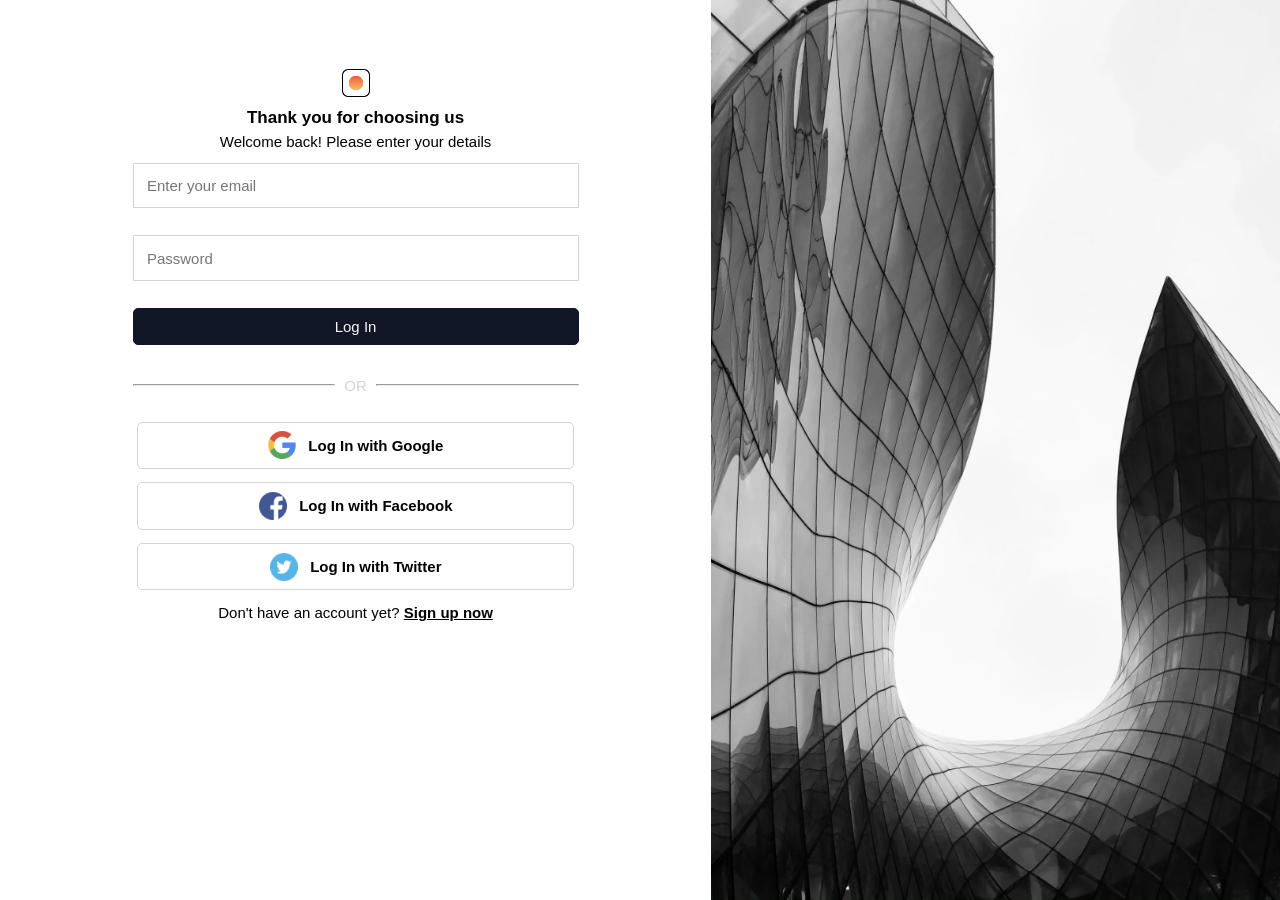
<file: Login_page/index.html>
<!DOCTYPE html>
<html lang="en">
<head>
    <meta charset="UTF-8">
    <meta http-equiv="X-UA-Compatible" content="IE=edge">
    <meta name="viewport" content="width=device-width, initial-scale=1.0">
    <title>Login</title>
    <link rel="stylesheet" href="login.css">
    <link rel="shortcut icon" href="logo.png" type="image/x-icon">
</head>
<body>
    <div class="omni_div">
        <div class="left_pane">
            <div class="LP_carrier">
                <section class="section1"><img class="logo_png" src="logo.png"></section>
                <section class="section2">
                    <div><h2 class="h2">Thank you for choosing us</h2></div>
                    <div><p class="p">Welcome back! Please enter your details</p></div>
                </section>
                <section class="section3">
                    <form class="form1">
                        <input placeholder="Enter your email">
                        <input placeholder="Password">
                    </form>

                    <input type="submit" value="Log In" class="Login">
                    <section class="sec1">
                        <div class="dash"><hr></div>
                        <p class="OK">OR</p>
                        <div class="dash"><hr></div>
                    </section>
                    <section class="section5">
                        <div class="google_div">
                            <img src="google.png">
                            <p><strong>Log In with Google</strong></p>
                        </div>
                        <div class="fb_div">
                            <img src="facebook.png">
                            <p><strong>Log In with Facebook</strong></p>
                        </div>
                        <div class="twitter_div">
                            <img src="twitter.png">
                            <p><strong>Log In with Twitter</strong></p>
                        </div>
                        <p>Don't have an account yet? <strong><a class="su">Sign up now</a></strong></p>
                    </section>
                </section>
                
            </div>
        </div>
        <div class="right_pane">
            <img class="right_pane" src="Right_Pane.jpg">
        </div>
    </div>
</body>
</html>
</file>
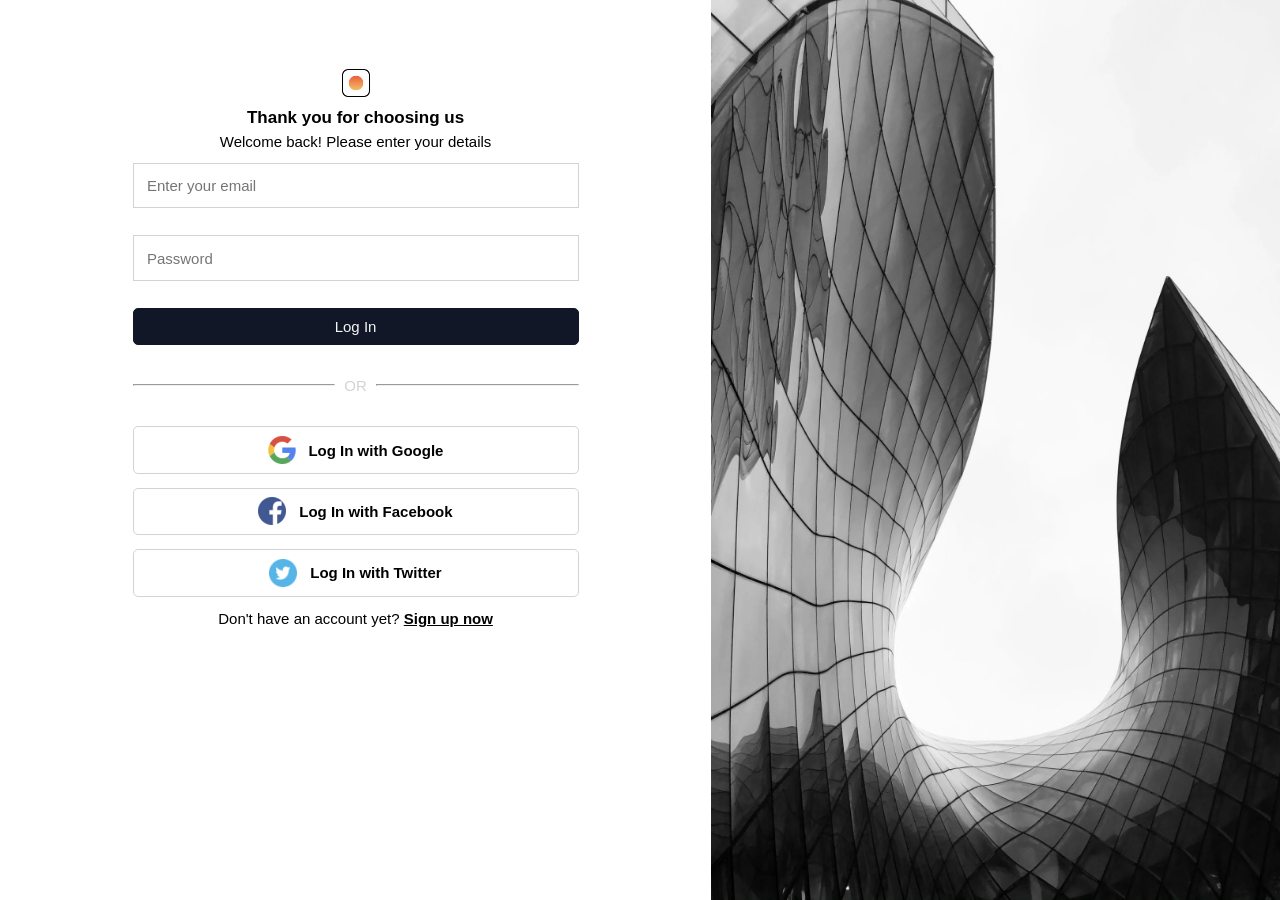
<file: Login_page/Login.html>
<!DOCTYPE html>
<html lang="en">
<head>
    <meta charset="UTF-8">
    <meta http-equiv="X-UA-Compatible" content="IE=edge">
    <meta name="viewport" content="width=device-width, initial-scale=1.0">
    <title>Login</title>
    <link rel="stylesheet" href="login.css">
    <link rel="shortcut icon" href="logo.png" type="image/x-icon">
</head>
<body>
    <div class="omni_div">
        <div class="left_pane">
            <div class="LP_carrier">
                <section class="section1"><img class="logo_png" src="logo.png"></section>
                <section class="section2">
                    <div><h2 class="h2">Thank you for choosing us</h2></div>
                    <div><p class="p">Welcome back! Please enter your details</p></div>
                </section>
                <section class="section3">
                    <form class="form1">
                        <input placeholder="Enter your email">
                        <input placeholder="Password">
                    </form>

                    <input type="submit" value="Log In" class="Login">
                    <section class="sec1">
                        <div class="dash"><hr></div>
                        <p class="OK">OR</p>
                        <div class="dash"><hr></div>
                    </section>
                </section>
                <section class="section5">
                    <div class="google_div">
                        <img src="google.png">
                        <p><strong>Log In with Google</strong></p>
                    </div>
                    <div class="fb_div">
                        <img src="facebook.png">
                        <p><strong>Log In with Facebook</strong></p>
                    </div>
                    <div class="twitter_div">
                        <img src="twitter.png">
                        <p><strong>Log In with Twitter</strong></p>
                    </div>
                    <p>Don't have an account yet? <strong><a>Sign up now</a></strong></p>
                </section>
            </div>
        </div>
        <div class="right_pane">
            <img class="right_pane" src="Right_Pane.jpg">
        </div>
    </div>
</body>
</html>
</file>
<file: Login_page/login.css>
* {
    padding: 0%;
    margin: 0%;
    box-sizing: border-box;
}
body {
    background-color: white;
    color: #000;
    overflow: hidden;
    font-family: Arial, Helvetica, sans-serif;
}
.left_pane {
    padding: 12%;
    width: 100%;
    overflow-y: auto;
}
.omni_div {
    width: 100%;
    height: 100vh;
    display: flex;
}
.omni_div div {
    flex-basis: 100%;
    height: 100%;
}
.right_pane {
    overflow: hidden;
    width: 100%;
    height: 100%;
}
.LP_carrier {
    height: 100%;
    width: 100%;
}
.LP_carrier section {
    width: 100%;
}
.logo_png {
    height: auto;
}
.Login {
    width: 100%;
}
input {
    width: 100%;
}
form {
    width: 100%;
}
.Login {
    width: 100%;
}
.section1 {
    padding: 1%;
    display: flex;
    justify-content: center;
    align-items: center;
}
.section2 {
    padding: 1%;
    display: flex;
    flex-direction: column;
    justify-content: center;
    align-items: flex-start;
    line-height: 150%;        
}
.section2 div {
    display: flex;
    justify-content: center;
    align-items: center;
    width: 100%
}
@media only screen and (min-width: 500px) {
    /* desktop view */

    img {
        width: 25px;
    }
    .h2 {
        font-size: 17px;
    }
    p {
        font-size: 15px;
    }
    input {
        font-size: 15px;
    }
    .sec1, .Login, .section5 div {
        width:  100%;
    }
}
@media only screen and (min-width: 100px) {
    /* desktop view */

    img {
        width: 25px;
    }
    .h2 {
        font-size: 17px;
    }
    p {
        font-size: 15px;
    }
    input {
        font-size: 15px;
    }
    .sec1, .Login, .section5 div {
        width:  100%;
    }
}
@media only screen and (min-width: 50px) {
    /* desktop view */

    img {
        width: 25px;
    }
    .h2 {
        font-size: 17px;
    }
    p {
        font-size: 15px;
    }
    input {
        font-size: 15px;
    }
    .sec1, .Login, .section5 div {
        width:  100%;
    }
}
@media only screen and (min-width: 30px) {
    /* desktop view */

    img {
        width: 20px;
    }
    .h2 {
        font-size: 17px;
    }
    p {
        font-size: 16px;
    }
    input {
        font-size: 16px;
    }
    .sec1, .Login, .section5 div {
        width:  100%;
    }
}
@media only screen and (min-width: 20px) {
    /* desktop view */

    img {
        width: 20px;
    }
    .h2 {
        font-size: 17px;
    }
    p {
        font-size: 16px;
    }
    input {
        font-size: 16px;
    }
    .sec1, .Login, .section5 div {
        width:  100%;
    }
}
@media only screen and (min-width: 10px) {
    /* desktop view */

    img {
        width: 20px;
    }
    .h2 {
        font-size: 16px;
    }
    p {
        font-size: 15px;
    }
    input {
        font-size: 15px;
    }
    .sec1, .Login, .section5 div {
        width:  100%;
    }
}
@media only screen and (min-width: 8px) {
    /* desktop view */

    img {
        width: 18px;
    }
    .h2 {
        font-size: 15px;
    }
    p {
        font-size: 14px;
    }
    input {
        font-size: 14px;
    }
    .sec1, .Login, .section5 div {
        width:  100%;
    }
}
@media only screen and (min-width: 7px) {
    /* desktop view */

    img {
        width: 18px;
    }
    .h2 {
        font-size: 14px;
    }
    p {
        font-size: 13px;
    }
    input {
        font-size: 13px;
    }
    .sec1, .Login, .section5 div {
        width:  100%;
    }
}
@media only screen and (min-width: 6px) {
    /* desktop view */

    img {
        width: 18px;
    }
    .h2 {
        font-size: 13px;
    }
    p {
        font-size: 12px;
    }
    input {
        font-size: 12px;
    }
    .sec1, .Login, .section5 div {
        width:  100%;
    }
}
@media only screen and (min-width: 5px) {
    /* desktop view */

    img {
        width: 18px;
    }
    .h2 {
        font-size: 13px;
    }
    p {
        font-size: 12px;
    }
    input {
        font-size: 12px;
    }
    .sec1, .Login, .section5 div {
        width:  100%;
    }
}
@media only screen and (min-width: 4px) {
    /* desktop view */
    .right_pane {
        display: none;
    }
    img {
        width: 16px;
    }
    .h2 {
        font-size: 13px;
    }
    p {
        font-size: 11px;
    }
    input {
        font-size: 11px;
    }
    .sec1, .Login, .section5 div {
        width:  100%;
    }
    .left_pane {
        padding-top: 30%;
        
    }
    
}
@media only screen and (min-width: 650px) {
    /* desktop view */
    .h2 {
        font-size: 12px;
    } 
    p {
        font-size: 11px;
    }
    input {
        font-size: 11px;
    }
    .Login {
        width: 72%;
    }
    .sec1, .Login, .section5 div {
        width:  100%;
    }
    .left_pane {
        padding-top: 18%;
    }
}
@media only screen and (min-width: 700px) {
    /* desktop view */
    .h2 {
        font-size: 13px;
    } 
    p {
        font-size: 12px;
    }
    input {
        font-size: 12px;
    }
    img {
        width: 25px;
    }
    .sec1, .Login, .section5 div {
        width:  100%;
    }
    .left_pane {
        padding-top: 14%;
        padding-bottom: 20%;
    }
    
}
@media only screen and (min-width: 710px) {
    /* desktop view */
    .right_pane {
        display: flex;
    }
    img {
        width: 25px;
    }
    .sec1, .Login, .section5 div {
        width:  100%;
    }
    .left_pane {
        padding-top: 40%;
    }
    h2 {
        font-size: 14px;
    } 
    p {
        font-size: 12px;
    }
    input {
        font-size: 12px;
    }
}
@media only screen and (min-width: 800px) {
    .left_pane {
        padding: 10%;
        padding-top: 40%;
    }
    .h2 {
        font-size: 17px;
    } 
    p {
        font-size: 15px;
    }
    input {
        font-size: 15px;
    }
    img {
        width: 28px;
    }
}
@media only screen and (min-width: 970px) {
    /* desktop view */
    .sec1, .Login, .section5 div {
        width:  100%;
    }
    .left_pane {
        padding-top: 7%;
    }
}
@media only screen and (min-width: 980px) {
    /* desktop view */
    .sec1, .Login, .section5 div {
        width: 100%;
    }
    .left_pane {
        padding-top: 7%;
    }
}
@media only screen and (min-width: 990px) {
    /* desktop view */
    .sec1, .Login, .section5 div {
        width: 100%;
    }
}
@media only screen and (min-width: 1007px) {
    /* desktop view */
    .sec1, .Login, .section5 div {
        width: 100%;
    }
}
@media only screen and (min-width: 1010px) {
    /* desktop view */
    .sec1, .Login, .section5 div {
        width: 100%;
    }
    .left_pane {
        padding-top: 7% !important;
    }
}
@media only screen and (min-width: 1020px) {
    /* desktop view */
    .sec1, .Login, .section5 div {
        width: 100%;
    }
    .left_pane {
        padding-top: 7%;
    }
}
@media only screen and (min-width: 1030px) {
    /* desktop view */
    .sec1, .Login, .section5 div {
        width: 100%;
    }
}
@media only screen and (min-width: 1040px) {
    /* desktop view */
    .sec1, .Login, .section5 div {
        width: 100%;
    }
}
@media only screen and (min-width: 1050px) {
    /* desktop view */
    .sec1, .Login, .section5 div {
        width: 100%;
    }
}
@media only screen and (min-width: 1060px) {
    /* desktop view */
    .sec1, .Login, .section5 div {
        width: 100%;
    }
    .left_pane {
        padding-top: 5% !important;
    }
}
@media only screen and (min-width: 1070px) {
    /* desktop view */
    .sec1, .Login, .section5 div {
        width: 100%;
    }
}
@media only screen and (min-width: 1080px) {
    /* desktop view */
    .sec1, .Login, .section5 div {
        width: 100%;
    }
}
@media only screen and (min-width: 1090px) {
    /* desktop view */
    .sec1, .Login, .section5 div {
        width: 100%;
    }
}
@media only screen and (min-width: 1100px) {
    /* desktop view */
    .sec1, .Login, .section5 div {
        width: 100%;
    }
}
@media only screen and (min-width: 1120px) {
    /* desktop view */
    .sec1, .Login, .section5 div {
        width: 100%;
    }
}
@media only screen and (min-width: 1130px) {
    /* desktop view */
    .sec1, .Login, .section5 div {
        width: 100%;
    }
}
@media only screen and (min-width: 1140px) {
    /* desktop view */
    .sec1, .Login, .section5 div {
        width: 100%;
    }
}
@media only screen and (min-width: 1150px) {
    /* desktop view */
    .sec1, .Login, .section5 div {
        width: 100%;
    }
}
@media only screen and (min-width: 1160px) {
    /* desktop view */
    .sec1, .Login, .section5 div {
        width: 100%;
    }
}
@media only screen and (min-width: 1170px) {
    /* desktop view */
    .sec1, .Login, .section5 div {
        width: 100%;
    }
}
@media only screen and (min-width: 1180px) {
    /* desktop view */
    .sec1, .Login, .section5 div {
        width: 100%;
    }
}
@media only screen and (min-width: 1190px) {
    /* desktop view */
    .sec1, .Login, .section5 div {
        width: 100%;
    }
}
@media only screen and (min-width: 1200px) {
    /* desktop view */
    .sec1, .Login, .section5 div {
        width: 100%;
    }
}
@media only screen and (min-width: 1210px) {
    /* desktop view */
    .sec1, .Login, .section5 div {
        width: 100%;
    }
}
@media only screen and (min-width: 1220px) {
    /* desktop view */
    .sec1, .Login, .section5 div {
        width: 100%;
    }
}
@media only screen and (min-width: 1230px) {
    /* desktop view */
    .sec1, .Login, .section5 div {
        width: 100%;
    }
}
@media only screen and (min-width: 1240px) {
    /* desktop view */
    .sec1, .Login, .section5 div {
        width: 100%;
    }
}
@media only screen and (min-width: 1250px) {
    /* desktop view */
    .sec1, .Login, .section5 div {
        width: 100%;
    }
}
@media only screen and (min-width: 1260px) {
    /* desktop view */
    .sec1, .Login, .section5 div {
        width: 100%;
    }
}
@media only screen and (min-width: 1270px) {
    /* desktop view */
    .sec1, .Login, .section5 div {
        width: 100%;
    }
}
@media only screen and (min-width: 1290px) {
    /* desktop view */
    .sec1, .Login, .section5 div {
        width: 100%;
    }
}
@media only screen and (min-width: 1300px) {
    /* desktop view */
    .sec1, .Login, .section5 div {
        width: 100%;
    }
}
@media only screen and (min-width: 1320px) {
    /* desktop view */
    .sec1, .Login, .section5 div {
        width: 100%;
    }
}
@media only screen and (min-width: 1340px) {
    /* desktop view */
    .sec1, .Login, .section5 div {
        width: 100%;
    }
}
@media only screen and (min-width: 1350px) {
    /* desktop view */
    .sec1, .Login, .section5 div {
        width: 100%;
    }
}


.section3 {
    padding: 1%;
    display: flex;
    flex-direction: column;
    justify-content: center;
    line-height: 120%;   
    align-items: center;
}
input {
    padding: 3%;
    width: 100%;
    margin-bottom: 6%;
    border: 1px solid lightgray;
}
.Login {
    color: whitesmoke;
    height: 100%;
    background-color: #111727;
    padding: 2%;
    border: 1px solid #111727;
    border-radius: 5px;
}
.Login:hover {
    color: #000;
    background-color: transparent;
    border: 1px solid black;
}
.Login:active {
    color: wheat;
    background-color: #051121;
}
.sec1 {
    display: flex;
    justify-content: center;
    align-items: center;
    margin-top: 1%;
    margin-bottom: 5%;
    overflow: hidden;        
}
.dash {
    width: fit-content;
    overflow: hidden;
}
.OK {
    width: 20%;
    display: flex;
    align-items: center;
    justify-content: center;
    color: lightgray;
}
.dash hr {
    width: 100%;
    color: lightgray;
}
.section5 {
    width: 100%;
    padding: 1%;
    display: flex;
    flex-direction: column;
    justify-content: center;
    align-items: center;
}
.section5 div {
    border: 1px solid lightgray;
    border-radius: 5px;
    padding: 2%;
    display: flex;
    justify-content: center;
    align-items: center;
    margin-bottom: 3%;
    overflow: hidden;
}
.section5 div:hover {
    border: 1px solid black;
}
.section5 div p {
    margin-left: 3%;
}
.form1 input:hover {
    border: 1px solid gray;
}
.section1, .section2, .section3, .section5 {
    overflow: hidden;
}
p a {
    text-decoration: underline;
}
</file>
